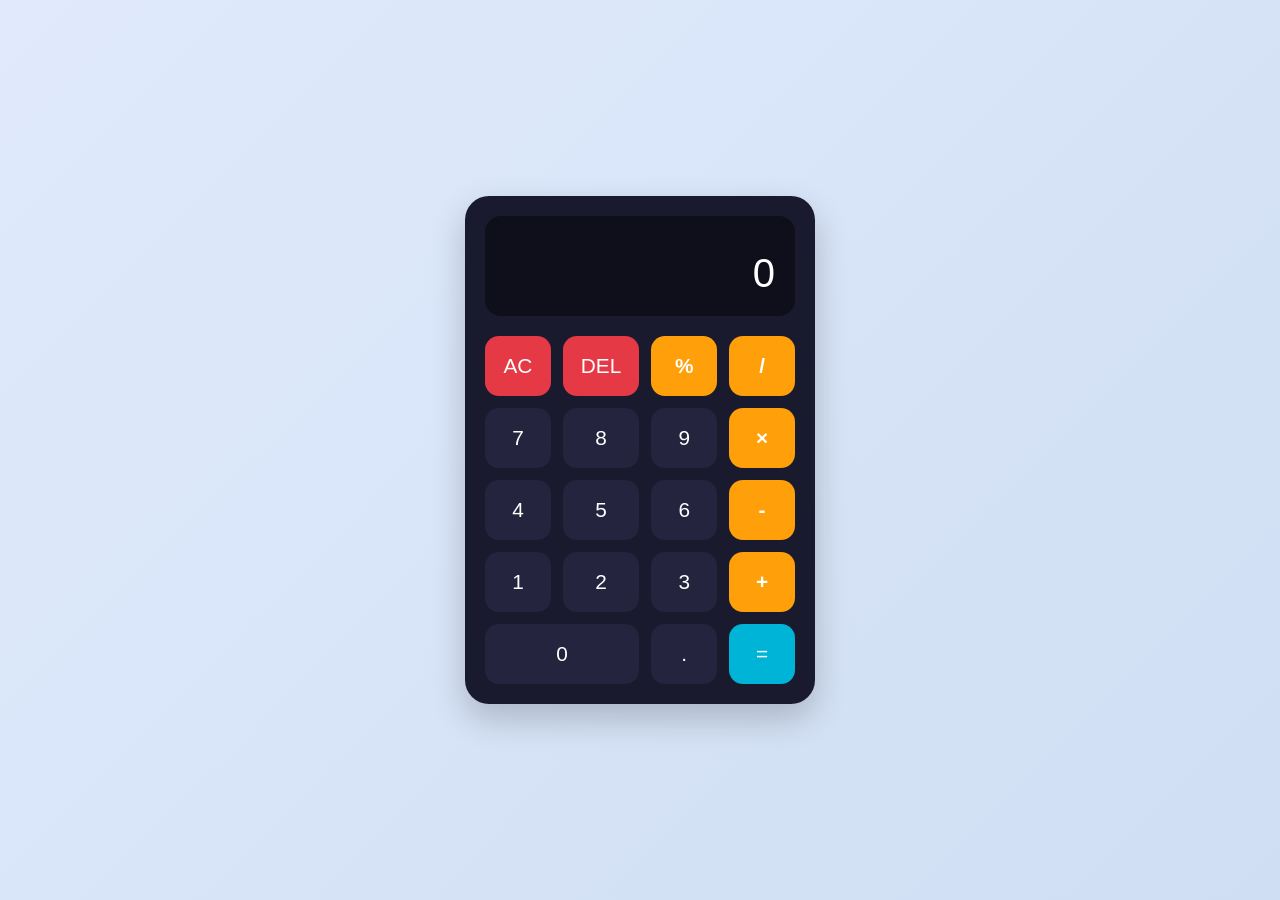
<file: CodeAlpha_Calculator/index.html>
<!DOCTYPE html>
<html lang="en">
<head>
    <meta charset="UTF-8">
    <meta name="viewport" content="width=device-width, initial-scale=1.0">
    <title>Professional Calculator | CodeAlpha</title>
    <link rel="stylesheet" href="style.css">
</head>
<body>
    <div class="calculator">
        <div class="display">
            <div class="previous-operand" id="previous-operand"></div>
            <div class="current-operand" id="current-operand">0</div>
        </div>
        <div class="buttons">
            <button class="btn clear" onclick="clearDisplay()">AC</button>
            <button class="btn delete" onclick="deleteNumber()">DEL</button>
            <button class="btn operator" onclick="appendOperator('%')">%</button>
            <button class="btn operator" onclick="appendOperator('/')">/</button>
            
            <button class="btn" onclick="appendNumber('7')">7</button>
            <button class="btn" onclick="appendNumber('8')">8</button>
            <button class="btn" onclick="appendNumber('9')">9</button>
            <button class="btn operator" onclick="appendOperator('*')">&times;</button>
            
            <button class="btn" onclick="appendNumber('4')">4</button>
            <button class="btn" onclick="appendNumber('5')">5</button>
            <button class="btn" onclick="appendNumber('6')">6</button>
            <button class="btn operator" onclick="appendOperator('-')">-</button>
            
            <button class="btn" onclick="appendNumber('1')">1</button>
            <button class="btn" onclick="appendNumber('2')">2</button>
            <button class="btn" onclick="appendNumber('3')">3</button>
            <button class="btn operator" onclick="appendOperator('+')">+</button>
            
            <button class="btn zero" onclick="appendNumber('0')">0</button>
            <button class="btn" onclick="appendNumber('.')">.</button>
            <button class="btn equals" onclick="calculate()">=</button>
        </div>
    </div>
    <script src="script.js"></script>
</body>
</html>
</file>
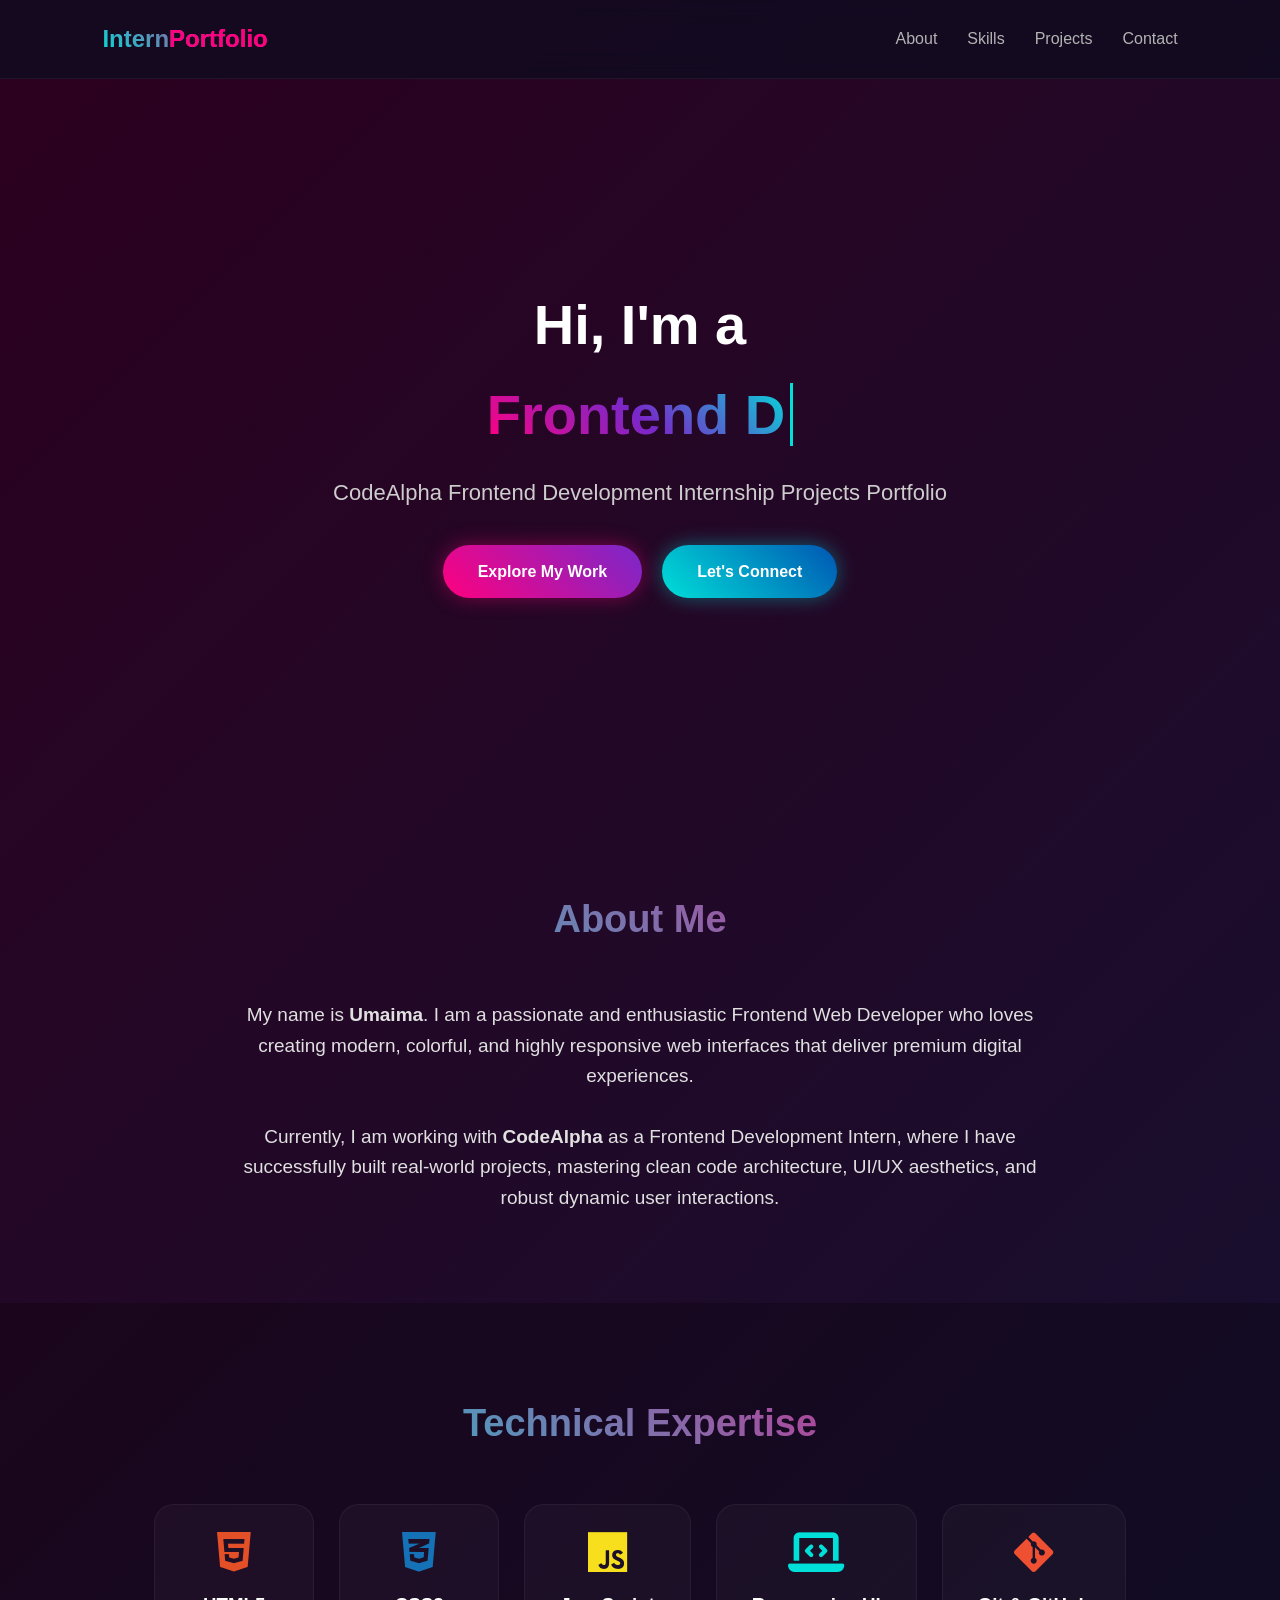
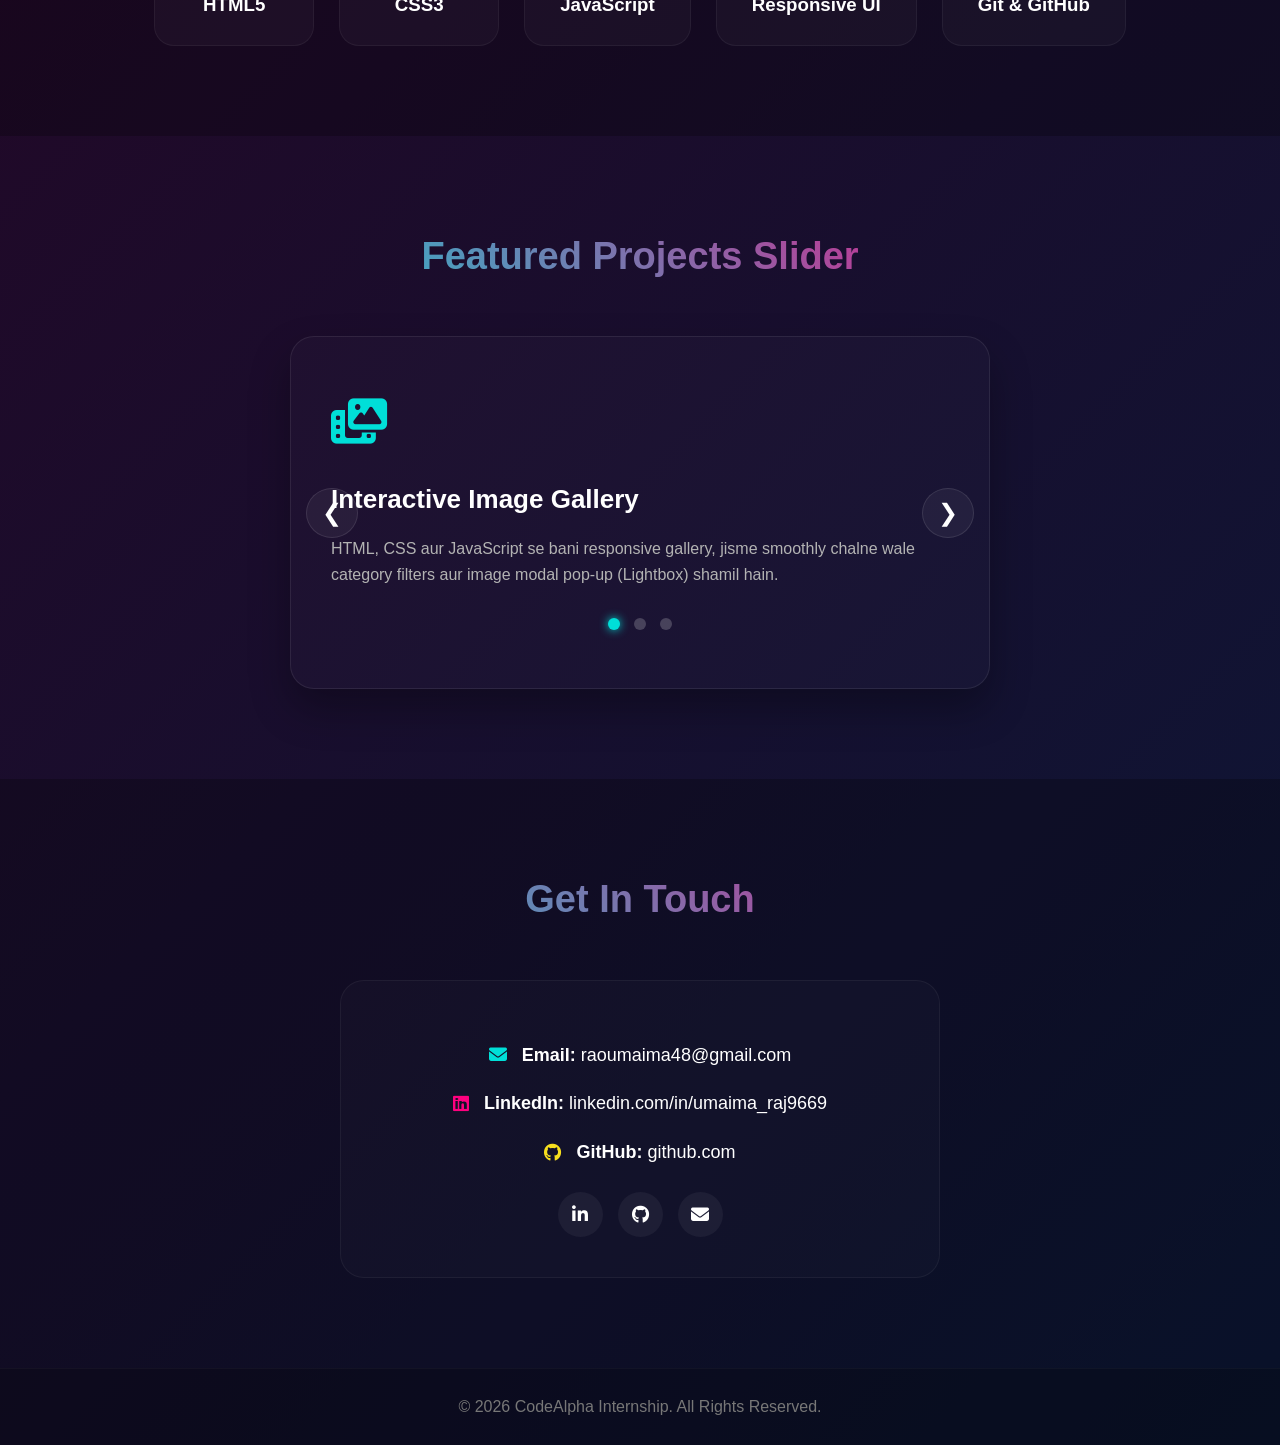
<file: CodeAlpha_Portfolio/index.html>
<!DOCTYPE html>
<html lang="en">
<head>
    <meta charset="UTF-8">
    <meta name="viewport" content="width=device-width, initial-scale=1.0">
    <title>Dynamic Ultra-Colorful Portfolio | CodeAlpha</title>
    <link rel="stylesheet" href="https://cdnjs.cloudflare.com/ajax/libs/font-awesome/6.4.0/css/all.min.css">
    <link rel="stylesheet" href="style.css">
</head>
<body>

    <nav class="navbar">
        <div class="logo">Intern<span>Portfolio</span></div>
        <ul class="nav-links">
            <li><a href="#about">About</a></li>
            <li><a href="#skills">Skills</a></li>
            <li><a href="#projects">Projects</a></li>
            <li><a href="#contact">Contact</a></li>
        </ul>
    </nav>

    <header class="hero">
        <div class="hero-content">
            <h1>Hi, I'm a <br><span class="dynamic-text"></span></h1>
            <p>CodeAlpha Frontend Development Internship Projects Portfolio</p>
            <div class="hero-buttons">
                <a href="#projects" class="portfolio-btn btn-pink">Explore My Work</a>
                <a href="#contact" class="portfolio-btn btn-cyan">Let's Connect</a>
            </div>
        </div>
    </header>

   <section id="about" class="section">
        <h2>About Me</h2>
        <p>
            My name is <strong>Umaima</strong>. I am a passionate and enthusiastic Frontend Web Developer who loves creating modern, colorful, and highly responsive web interfaces that deliver premium digital experiences.
            <br><br>
            Currently, I am working with <strong>CodeAlpha</strong> as a Frontend Development Intern, where I have successfully built real-world projects, mastering clean code architecture, UI/UX aesthetics, and robust dynamic user interactions.
        </p>
    </section>

    <section id="skills" class="section bg-gradient-dark">
        <h2>Technical Expertise</h2>
        <div class="skills-grid">
            <div class="skill-card html"><i class="fab fa-html5"></i><h3>HTML5</h3></div>
            <div class="skill-card css"><i class="fab fa-css3-alt"></i><h3>CSS3</h3></div>
            <div class="skill-card js"><i class="fab fa-js"></i><h3>JavaScript</h3></div>
            <div class="skill-card responsive"><i class="fas fa-laptop-code"></i><h3>Responsive UI</h3></div>
            <div class="skill-card git"><i class="fab fa-git-alt"></i><h3>Git & GitHub</h3></div>
        </div>
    </section>

    <section id="projects" class="section">
        <h2>Featured Projects Slider</h2>
        
        <div class="slider-container">
            <div class="slider">
                <div class="slide active">
                    <div class="project-icon icon-cyan"><i class="fas fa-photo-film"></i></div>
                    <h3>Interactive Image Gallery</h3>
                    <p>HTML, CSS aur JavaScript se bani responsive gallery, jisme smoothly chalne wale category filters aur image modal pop-up (Lightbox) shamil hain.</p>
                </div>
                <div class="slide">
                    <div class="project-icon icon-pink"><i class="fas fa-calculator"></i></div>
                    <h3>Professional Calculator</h3>
                    <p>Ek sleek dark-themed web calculator jo accurate arithmetic operations perform karta hai. Isme advanced logic aur full keyboard support add kiya gaya hai.</p>
                </div>
                <div class="slide">
                    <div class="project-icon icon-yellow"><i class="fas fa-cubes"></i></div>
                    <h3>Personal Portfolio Site</h3>
                    <p>Yeh maujuda professional single-page website jo mere saare frontend skills, project source codes, aur contact details ko ek premium dynamic layout mein present karti hai.</p>
                </div>
            </div>

            <button class="slider-btn prev-slide">&#10094;</button>
            <button class="slider-btn next-slide">&#10095; </button>

            <div class="slider-dots">
                <span class="dot active" data-index="0"></span>
                <span class="dot" data-index="1"></span>
                <span class="dot" data-index="2"></span>
            </div>
        </div>
    </section>

    <section id="contact" class="section bg-gradient-dark">
        <h2>Get In Touch</h2>
        <div class="contact-box">
            <div class="contact-info">
                <p><i class="fas fa-envelope text-cyan"></i> <span><strong>Email:</strong> raoumaima48@gmail.com</span></p>
                <p><i class="fab fa-linkedin text-pink"></i> <span><strong>LinkedIn:</strong> linkedin.com/in/umaima_raj9669</span></p>
                <p><i class="fab fa-github text-yellow"></i> <span><strong>GitHub:</strong> github.com</span></p>
            </div>
            <div class="social-buttons">
                <a href="#" class="social-btn link-linkedin"><i class="fab fa-linkedin-in"></i></a>
                <a href="#" class="social-btn link-github"><i class="fab fa-github"></i></a>
                <a href="#" class="social-btn link-mail"><i class="fas fa-envelope"></i></a>
            </div>
        </div>
    </section>

    <footer>
        <p>&copy; 2026 CodeAlpha Internship. All Rights Reserved.</p>
    </footer>

    <script src="script.js"></script>
</body>
</html>
</file>
<file: CodeAlpha_Calculator/style.css>
* {
    margin: 0;
    padding: 0;
    box-sizing: border-box;
    font-family: 'Segoe UI', Tahoma, Geneva, Verdana, sans-serif;
}

body {
    background: linear-gradient(135deg, #e0eafc, #cfdef3);
    display: flex;
    justify-content: center;
    align-items: center;
    min-height: 100vh;
}

.calculator {
    width: 350px;
    background-color: #1a1a2e;
    border-radius: 24px;
    padding: 20px;
    box-shadow: 0 15px 35px rgba(0, 0, 0, 0.2);
}

.display {
    background-color: #0f0f1b;
    border-radius: 16px;
    padding: 20px;
    text-align: right;
    margin-bottom: 20px;
    min-height: 100px;
    display: flex;
    flex-direction: column;
    justify-content: space-between;
    word-wrap: break-word;
    word-break: break-all;
}

.previous-operand {
    color: #6c757d;
    font-size: 1.1rem;
}

.current-operand {
    color: #ffffff;
    font-size: 2.5rem;
    font-weight: 500;
}

.buttons {
    display: grid;
    grid-template-columns: repeat(4, 1fr);
    gap: 12px;
}

.btn {
    border: none;
    border-radius: 14px;
    background-color: #24243e;
    color: #fff;
    font-size: 1.3rem;
    padding: 18px;
    cursor: pointer;
    transition: all 0.2s ease;
}

.btn:hover {
    background-color: #2e2e52;
}

.operator {
    background-color: #ff9f0a;
    color: #fff;
    font-weight: bold;
}

.operator:hover {
    background-color: #cc7f08;
}

.clear, .delete {
    background-color: #e63946;
    color: #fff;
}

.clear:hover, .delete:hover {
    background-color: #bd2f3b;
}

.equals {
    background-color: #00b4d8;
    color: #fff;
}

.equals:hover {
    background-color: #0096b4;
}

.zero {
    grid-column: span 2;
}
</file>
<file: CodeAlpha_Portfolio/style.css>
/* --- ULTRA-COLORFUL PREMIUM STYLING --- */
* {
    margin: 0;
    padding: 0;
    box-sizing: border-box;
    font-family: 'Poppins', 'Segoe UI', sans-serif;
    scroll-behavior: smooth;
}

body {
    /* Colorful Moving Background Animation Effect */
    background: linear-gradient(-45deg, #0f0c20, #150030, #001f3f, #2d001f);
    background-size: 400% 400%;
    animation: gradientBG 15s ease infinite;
    color: #ffffff;
    line-height: 1.6;
    overflow-x: hidden;
}

@keyframes gradientBG {
    0% { background-position: 0% 50%; }
    50% { background-position: 100% 50%; }
    100% { background-position: 0% 50%; }
}

/* Glowing Custom Scrollbar */
::-webkit-scrollbar { width: 10px; }
::-webkit-scrollbar-track { background: #0f0c20; }
::-webkit-scrollbar-thumb {
    background: linear-gradient(45deg, #ff007f, #7928ca, #00dfd8);
    border-radius: 5px;
}

/* Header & Navbar */
.navbar {
    display: flex;
    justify-content: space-between;
    align-items: center;
    padding: 20px 8%;
    background: rgba(15, 12, 32, 0.8);
    backdrop-filter: blur(12px);
    position: sticky;
    top: 0;
    z-index: 1000;
    border-bottom: 1px solid rgba(255, 255, 255, 0.05);
}

.navbar .logo {
    font-size: 24px;
    font-weight: 800;
    background: linear-gradient(45deg, #00dfd8, #ff007f);
    -webkit-background-clip: text;
    -webkit-text-fill-color: transparent;
}

.navbar .logo span { color: #ff007f; -webkit-text-fill-color: initial; }
.nav-links { display: flex; list-style: none; }
.nav-links li { margin-left: 30px; }
.nav-links a {
    color: #b3b3b3;
    text-decoration: none;
    font-size: 16px;
    font-weight: 500;
    transition: all 0.3s ease;
}
.nav-links a:hover {
    color: #00dfd8;
    text-shadow: 0 0 10px #00dfd8;
}

/* Hero Section */
.hero {
    height: 80vh;
    display: flex;
    justify-content: center;
    align-items: center;
    text-align: center;
}

.hero-content h1 {
    font-size: 56px;
    font-weight: 800;
    margin-bottom: 15px;
}

.hero-content h1 span.dynamic-text {
    background: linear-gradient(45deg, #ff007f, #7928ca, #00dfd8);
    -webkit-background-clip: text;
    -webkit-text-fill-color: transparent;
    border-right: 3px solid #00dfd8;
    padding-right: 5px;
}

.hero-content p {
    font-size: 22px;
    color: #cdcdcd;
    margin-bottom: 35px;
}

/* Multiple Action Buttons */
.hero-buttons {
    display: flex;
    justify-content: center;
    gap: 20px;
}

.portfolio-btn {
    padding: 14px 35px;
    color: #fff;
    text-decoration: none;
    border-radius: 50px;
    font-weight: 600;
    transition: all 0.3s ease;
}

.btn-pink {
    background: linear-gradient(45deg, #ff007f, #7928ca);
    box-shadow: 0 0 20px rgba(255, 0, 127, 0.4);
}
.btn-pink:hover {
    transform: translateY(-3px);
    box-shadow: 0 0 30px rgba(255, 0, 127, 0.7);
}

.btn-cyan {
    background: linear-gradient(45deg, #00dfd8, #0056b3);
    box-shadow: 0 0 20px rgba(0, 223, 216, 0.4);
}
.btn-cyan:hover {
    transform: translateY(-3px);
    box-shadow: 0 0 30px rgba(0, 223, 216, 0.7);
}

/* Core Sections */
.section { padding: 90px 10%; text-align: center; }
.bg-gradient-dark { background: rgba(0, 0, 0, 0.25); }

.section h2 {
    font-size: 38px;
    font-weight: 800;
    margin-bottom: 50px;
    background: linear-gradient(45deg, #00dfd8, #ff007f);
    -webkit-background-clip: text;
    -webkit-text-fill-color: transparent;
}

#about p { font-size: 19px; max-width: 850px; margin: 0 auto; color: #e0e0e0; }

/* Colorful Glowing Skill Cards */
.skills-grid { display: flex; justify-content: center; gap: 25px; flex-wrap: wrap; }
.skill-card {
    background: rgba(255, 255, 255, 0.03);
    border: 1px solid rgba(255, 255, 255, 0.05);
    padding: 25px 35px;
    border-radius: 20px;
    min-width: 160px;
    transition: all 0.3s ease;
}
.skill-card:hover { transform: translateY(-8px); }
.skill-card.html:hover { border-color: #e34f26; box-shadow: 0 0 20px #e34f26; }
.skill-card.css:hover { border-color: #1572b6; box-shadow: 0 0 20px #1572b6; }
.skill-card.js:hover { border-color: #f7df1e; box-shadow: 0 0 20px #f7df1e; }
.skill-card.responsive:hover { border-color: #00dfd8; box-shadow: 0 0 20px #00dfd8; }
.skill-card.git:hover { border-color: #f05032; box-shadow: 0 0 20px #f05032; }

.skill-card i { font-size: 45px; margin-bottom: 15px; }
.html i { color: #e34f26; } .css i { color: #1572b6; } .js i { color: #f7df1e; }
.responsive i { color: #00dfd8; } .git i { color: #f05032; }

/* --- SLIDER STYLING --- */
.slider-container {
    position: relative;
    max-width: 700px;
    margin: 0 auto;
    overflow: hidden;
    background: rgba(255, 255, 255, 0.02);
    border: 1px solid rgba(255, 255, 255, 0.08);
    border-radius: 24px;
    padding: 50px 40px;
    box-shadow: 0 20px 40px rgba(0,0,0,0.3);
}

.slider { display: flex; transition: transform 0.5s ease-in-out; }
.slide {
    min-width: 100%;
    opacity: 0;
    transition: opacity 0.5s ease;
    display: none;
    text-align: left;
}
.slide.active { opacity: 1; display: block; }

.project-icon { font-size: 45px; margin-bottom: 20px; }
.icon-cyan i { color: #00dfd8; }
.icon-pink i { color: #ff007f; }
.icon-yellow i { color: #f7df1e; }

.slide h3 { font-size: 26px; margin-bottom: 15px; color: #fff; }
.slide p { color: #b3b3b3; font-size: 16px; }

/* Slider Controls Navigation Buttons */
.slider-btn {
    position: absolute;
    top: 50%;
    transform: translateY(-50%);
    background: rgba(255, 255, 255, 0.05);
    border: 1px solid rgba(255, 255, 255, 0.1);
    color: #fff;
    font-size: 24px;
    padding: 10px 15px;
    cursor: pointer;
    border-radius: 50%;
    transition: all 0.3s ease;
}
.slider-btn:hover { background: #00dfd8; color: #000; box-shadow: 0 0 15px #00dfd8; }
.prev-slide { left: 15px; }
.next-slide { right: 15px; }

/* Indicator Dots */
.slider-dots { text-align: center; margin-top: 25px; }
.dot {
    display: inline-block;
    width: 12px;
    height: 12px;
    background: rgba(255,255,255,0.2);
    margin: 0 5px;
    border-radius: 50%;
    cursor: pointer;
    transition: background 0.3s;
}
.dot.active { background: #00dfd8; box-shadow: 0 0 10px #00dfd8; }

/* Contact Details */
.contact-box {
    max-width: 600px;
    margin: 0 auto;
    background: rgba(255, 255, 255, 0.02);
    border: 1px solid rgba(255, 255, 255, 0.05);
    padding: 40px;
    border-radius: 24px;
}
.contact-info p { font-size: 18px; margin: 20px 0; display: flex; align-items: center; justify-content: center; gap: 15px; }
.text-cyan { color: #00dfd8; } .text-pink { color: #ff007f; } .text-yellow { color: #f7df1e; }

/* Social Floating Buttons */
.social-buttons { display: flex; justify-content: center; gap: 15px; margin-top: 25px; }
.social-btn {
    width: 45px;
    height: 45px;
    background: rgba(255,255,255,0.05);
    border-radius: 50%;
    display: flex;
    justify-content: center;
    align-items: center;
    color: #fff;
    text-decoration: none;
    font-size: 18px;
    transition: all 0.3s ease;
}
.link-linkedin:hover { background: #0077b5; box-shadow: 0 0 15px #0077b5; }
.link-github:hover { background: #333; box-shadow: 0 0 15px #ffffff; }
.link-mail:hover { background: #ea4335; box-shadow: 0 0 15px #ea4335; }

footer { background: rgba(0,0,0,0.4); text-align: center; padding: 25px; border-top: 1px solid rgba(255,255,255,0.03); color: #777; }
</file>
